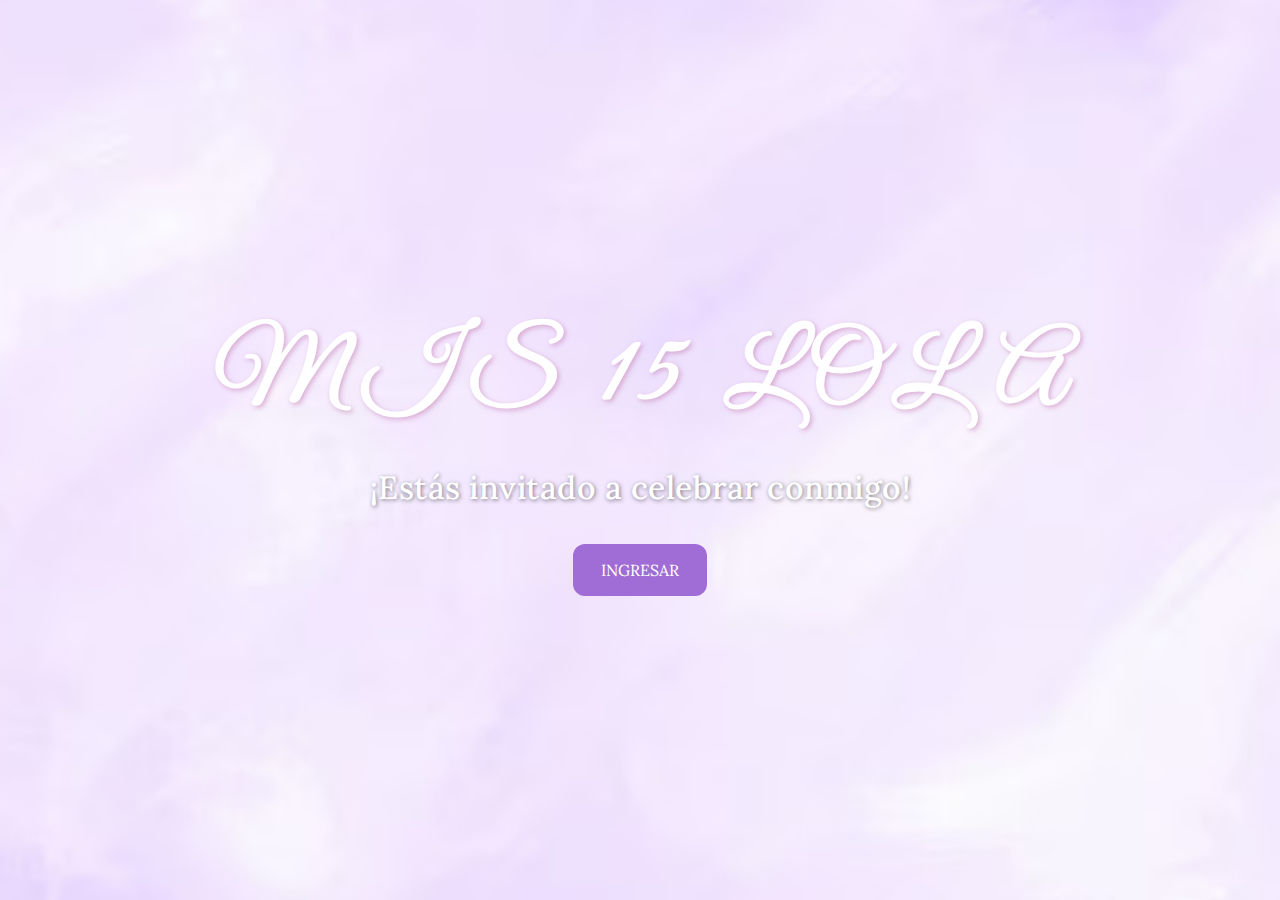
<file: index.html>
<!DOCTYPE html>
<html lang="es">
<head>
  <meta charset="UTF-8" />
  <meta name="viewport" content="width=device-width, initial-scale=1.0">
  <title>Mis 15 – Lola</title>
  <link rel="stylesheet" href="css/style.css">
</head>

<body class="hero" style="--hero-img:url('img/portada.jpg');">
  <div class="hero-content">
    <h1 class="big">MIS 15 LOLA</h1>
    <p class="subtitle">¡Estás invitado a celebrar conmigo!</p>
    <a class="btn" href="invitacion.html">INGRESAR</a>
  </div>
</body>
</html>
</file>
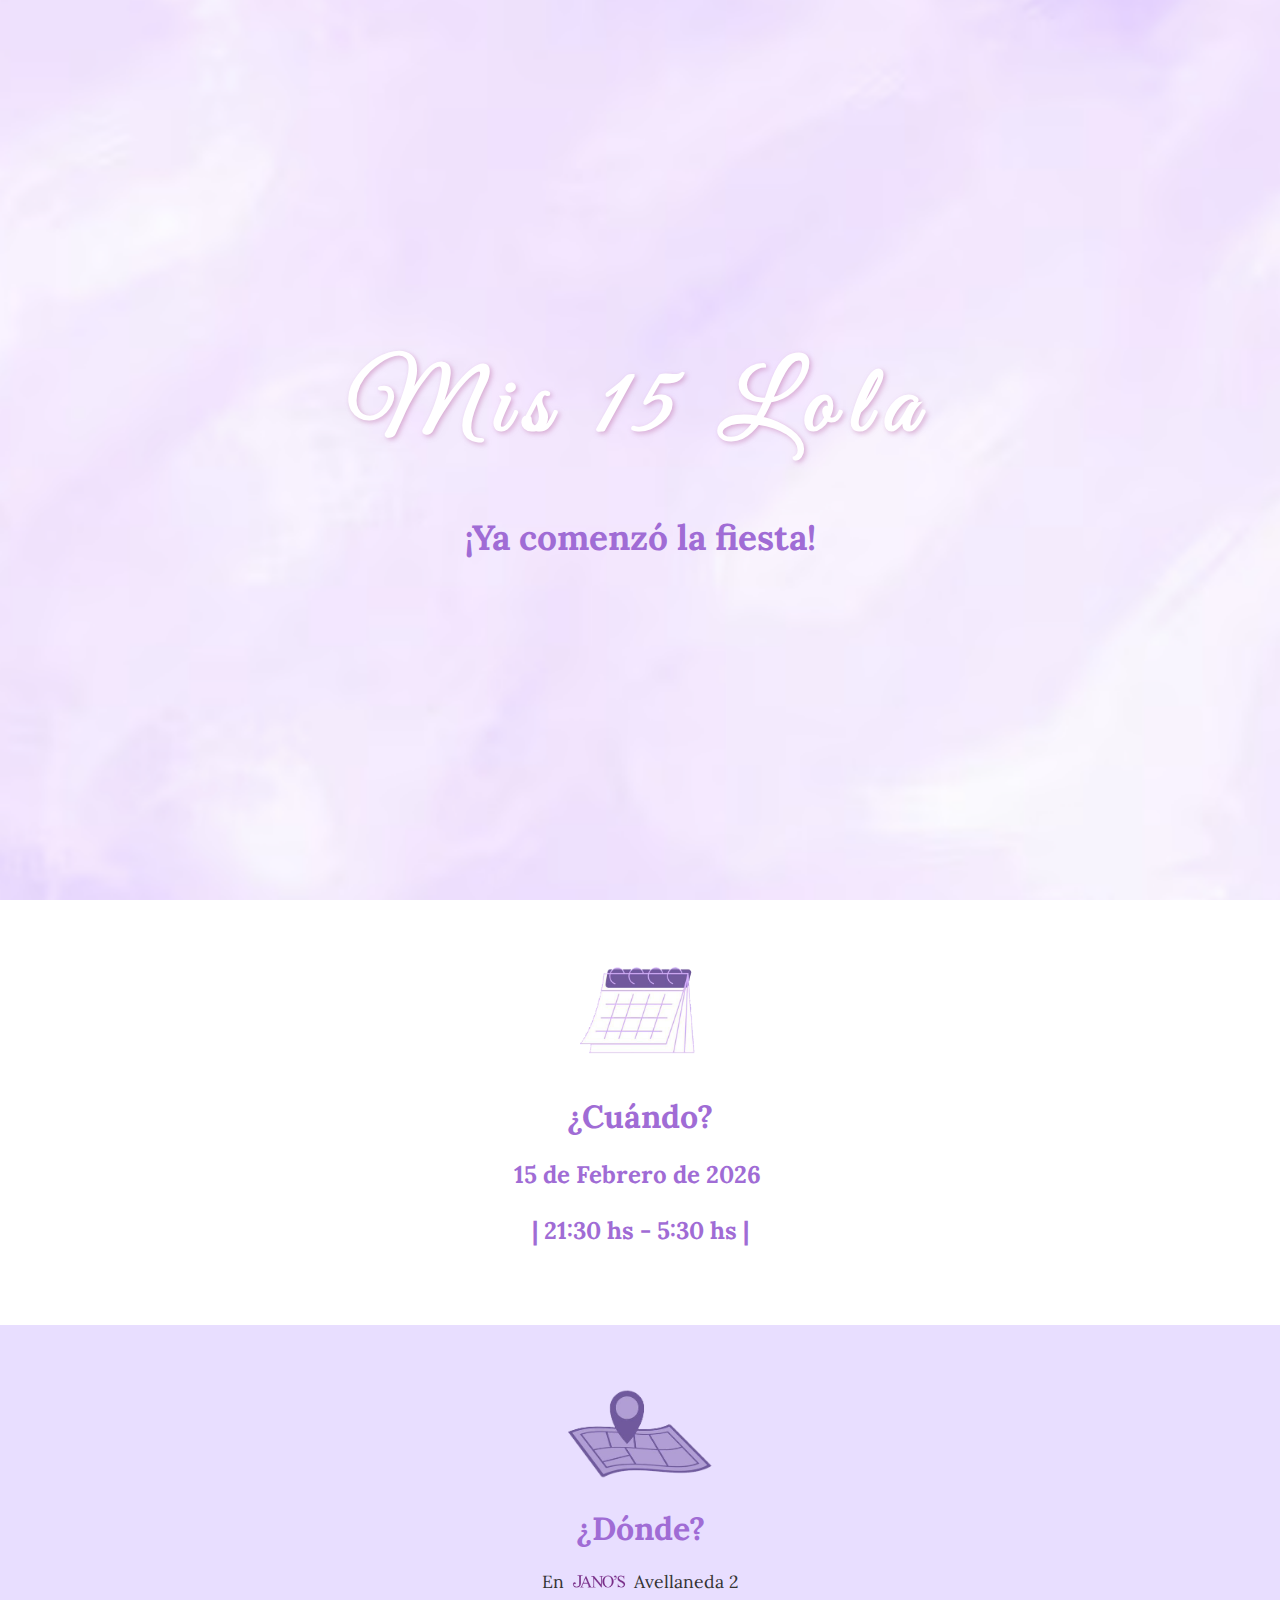
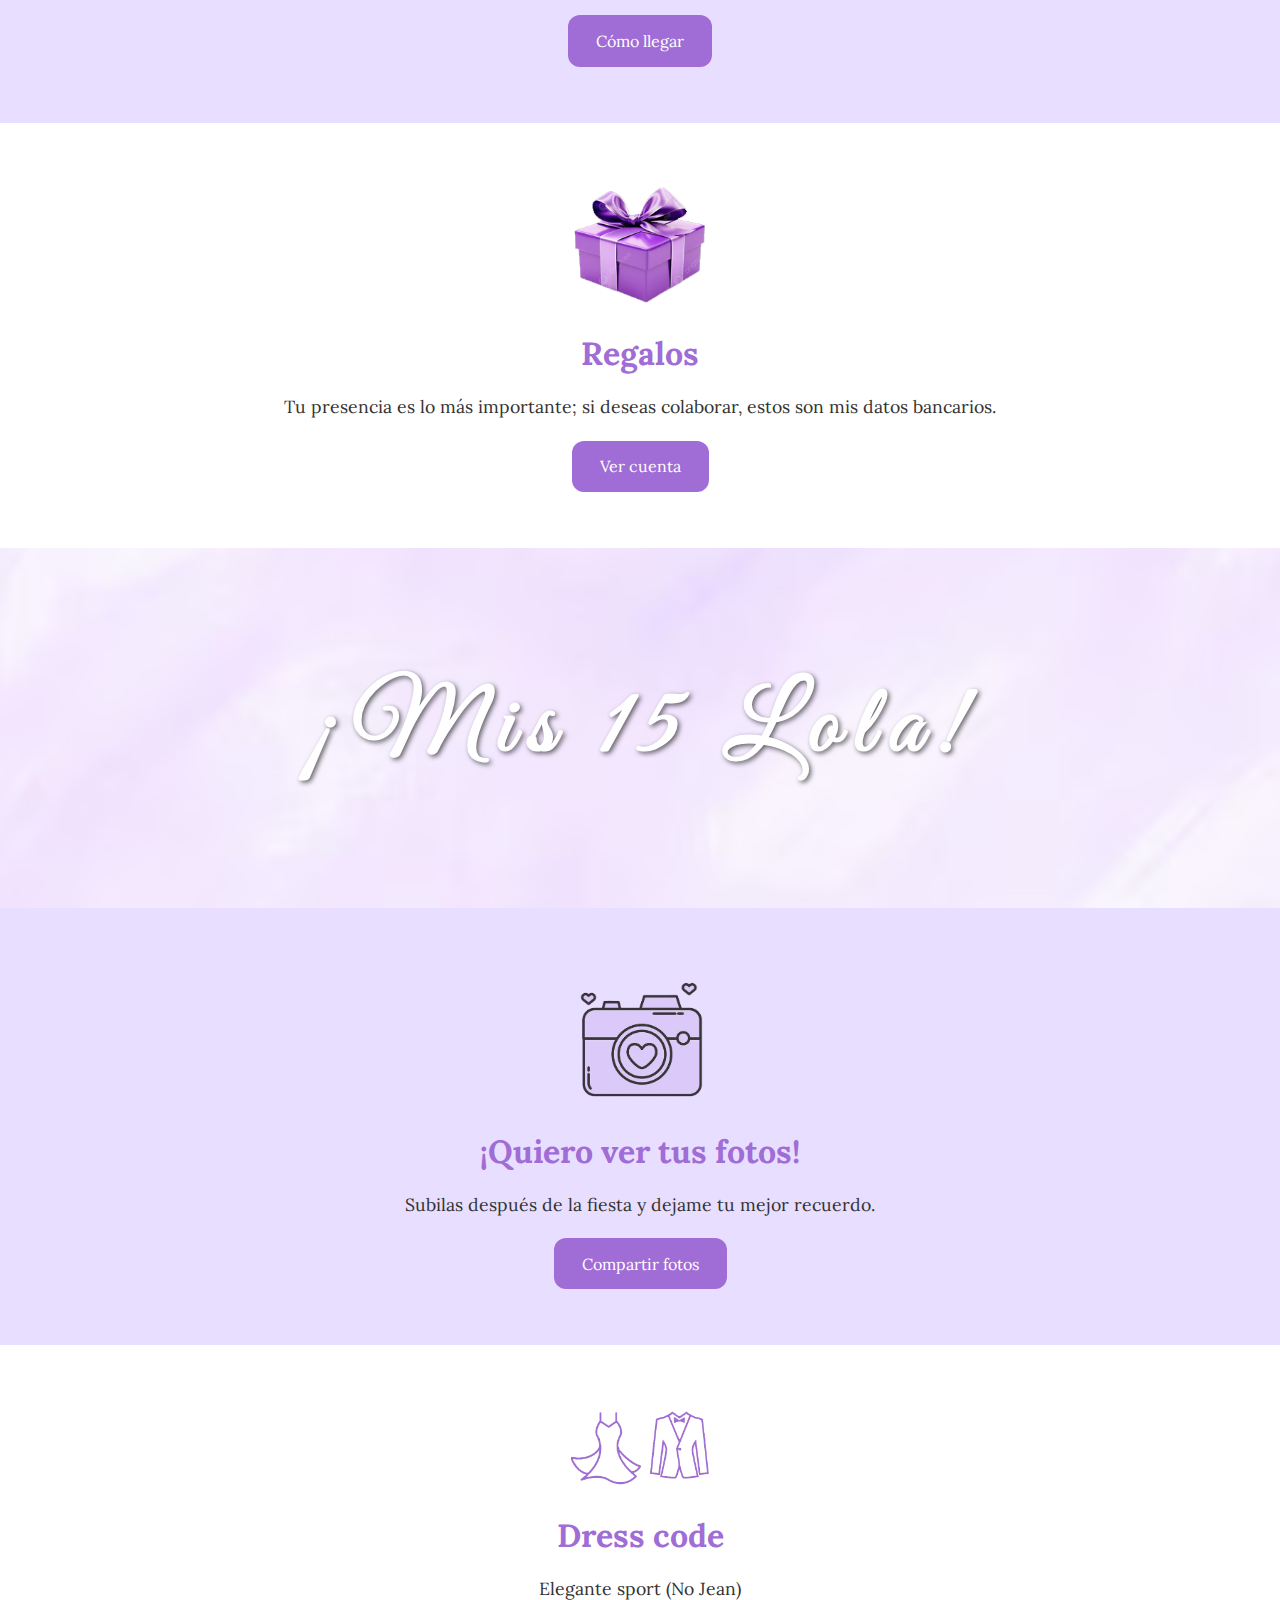
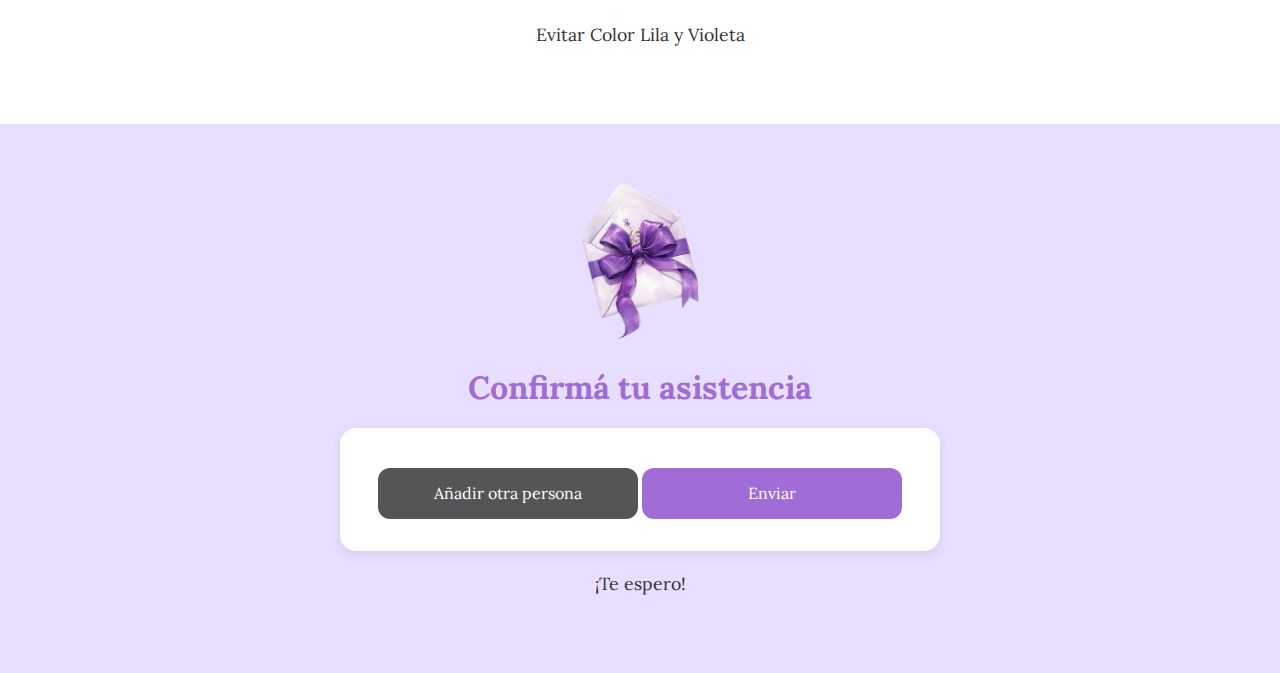
<file: invitacion.html>
<!DOCTYPE html>
<html lang="es">
<head>
  <meta charset="UTF-8" />
  <meta name="viewport" content="width=device-width, initial-scale=1.0">
  <title>Mis 15 – Lola</title>
  <link rel="stylesheet" href="css/style.css">
  <link href="https://fonts.googleapis.com/css2?family=Montserrat:wght@700&display=swap" rel="stylesheet">

</head>
<body>

<!-- Sección 0 : Portada con cuenta‑atrás -->
<section class="hero" style="--hero-img: url('/img/fondo.PNG');">
  <div class="hero-content">
    <h1 class="big">Mis 15 Lola</h1>
    <div id="countdown" class="countdown"></div>
  </div>
</section>


<!-- Sección 1 : ¿Cuándo? -->
<section class="section">
  <img src="img/calendario.png.png" alt="Calendario" class="icon"><!-- TODO -->
  <h2>¿Cuándo?</h2>
  <p><strong>15 de Febrero de 2026&nbsp;</strong></p>
  <p><strong>| 21:30 hs - 5:30 hs |</strong></p>


</section>

<!-- Sección 2 : ¿Dónde? -->
<section class="section alt">
<img src="img/boliche.png" alt="Calendario" class="icon"><!-- TODO -->

  <h2>¿Dónde?</h2>
<p>En <img src="./img/janos.png" alt="" style="width: 3.4em; position: relative; top: 0.12em;">
 Avellaneda 2</p>
  <a class="btn" href="https://maps.app.goo.gl/rLddDRuaB3zJWwDs9" target="_blank" rel="noopener">Cómo llegar</a><!-- TODO -->
</section>

<!-- Sección 3 : Regalos -->
<section class="section">
    <img src="img/regalo.png" alt="regalo" class="icon"><!-- TODO -->

  <h2>Regalos</h2>
  <p>Tu presencia es lo más importante; si deseas colaborar, estos son mis datos bancarios.</p>
  <button id="show-gift" class="btn">Ver cuenta</button>
</section>

<!-- Modal de regalos -->
<!-- Modal de regalos -->
<div id="giftModal" class="modal">
  <div class="modal-content regalo-card">
    <h3>Regalos</h3>
        <img src="img/regalo.png" alt="Regalos" class="regalo-img">

    <p>Alias: <strong>lola.maturano</strong></p>
    <span id="closeGift" class="close">&times;</span>
  </div>
</div>


<!-- Sección 4 : Banner -->
<section class="banner" style="--hero-img:url('../img/banner.jpg');"><!-- TODO -->
  <h2>¡Mis 15 Lola!</h2>
</section>

<!-- Sección 5 : Fotos -->
<section class="section alt">
  <img src="img/camara.png" alt="camara" class="icon"><!-- TODO -->
  <h2>¡Quiero ver tus fotos!</h2>
  <p>Subilas después de la fiesta y dejame tu mejor recuerdo.</p>
  <a class="btn" href="https://drive.google.com/drive/folders/1CSS5gIrNPvImMAsLzxBGm36LdxZ7y9nF?usp=sharing" target="_blank" rel="noopener"><!-- TODO -->
    Compartir fotos
  </a>
</section>

<!-- Sección 6 : Dress code -->
<section class="section">
      <img src="img/cartera.png" alt="dresscode" class="icon"><!-- TODO -->

  <h2>Dress code</h2>
  <p>Elegante sport (No Jean)</p>
  <p>Evitar Color Lila y Violeta</p>
</section>

<!-- Sección 7 : Confirmar asistencia -->
<section class="section alt">
          <img src="img/carta.png" alt="carta" class="icon"><!-- TODO -->

  <h2>Confirmá tu asistencia</h2>

  <form id="rsvpForm">
    <div id="guests"><!-- se generan aquí --></div>

    <button type="button" class="btn secondary" id="addGuest">Añadir otra persona</button>
    <button type="submit" class="btn">Enviar</button>
  </form>

  <p>   </p>
  <p class="closing">¡Te espero!</p>
</section>

<script src="js/script.js"></script>
</body>
</html>
</file>
<file: css/style.css>
@import url('https://fonts.googleapis.com/css2?family=Great+Vibes&display=swap');
@import url('https://fonts.googleapis.com/css2?family=Lora:ital,wght@0,400..700;1,400..700&family=Quattrocento:wght@400;700&display=swap');

/* ----- variables globales ----- */
:root {
  --lila:#e8deff;
  --blanco:#ffffff;
  --acento:#a06cd5;
  --texto:#333;
  --radio:12px;
  --gap:1.5rem;
  --maxw:850px;
  font-size:16px;
  
}

/* ----- resets ----- */
*{box-sizing:border-box;margin:0;padding:0}
body,button,input,select{color:var(--texto);line-height:1.5}

/* ----- hero / banner de imagen ----- */
.hero{
  min-height: 100vh;
  display: flex;
  align-items: center;
  justify-content: center;
  text-align: center;
  background-image: url('../img/fondo.PNG');
  background-size: cover;
  background-position: center;
  background-repeat: no-repeat;
  color: white;
  padding: var(--gap);
  color: var(--acento);
  -webkit-text-stroke: 0;
  text-shadow: none;
  text-transform: none;

}
.hero h1{
    font-family: 'Great Vibes', cursive;

}

.banner{
    min-height: 40vh;
  display: flex;
  align-items: center;
  justify-content: center;
  text-align: center;
  background-image: url('../img/fondo.PNG');
  background-size: cover;
  background-position: center;
  background-repeat: no-repeat;
  background-blend-mode: overlay;
  font-family: 'Great Vibes', cursive;
  color: var(--blanco);
  -webkit-text-stroke: 0;
  text-shadow: none;
  text-transform: none;
    padding: var(--gap);  /* esto ya está bien */

}
.banner{min-height:40vh}

.hero-content{max-width:var(--maxw)}
.hero h1{font-size:clamp(2.5rem,6vw,4rem);letter-spacing:.1em}

/* ----- secciones ----- */
.section{
  background:var(--blanco);
  padding:3.5rem 1.25rem;
  text-align:center;
    font-family: 'Lora', serif;

}
.section.alt{background:var(--lila)}
.section h2{margin-bottom:1rem;font-size:2rem;color:var(--acento);}
.section p{margin-bottom:1.25rem;font-size:1.1rem}
.section .icon{width:150px;margin-bottom:1rem}

.big{font-size:clamp(3rem,7vw,5rem)}

/* ----- countdown ----- */
.countdown{
  font-size:clamp(1.4rem,4vw,2.2rem);
  margin-top:1rem;
  font-weight:bold;
   font-family: 'Lora', serif;

}

/* ----- botones ----- */
.btn{
  display:inline-block;
  background:var(--acento);
  color:#fff;
  padding:.85rem 1.75rem;
  border:none;
  border-radius:var(--radio);
  font-size:1rem;
  text-decoration:none;
  cursor:pointer;
  transition:opacity .25s;
      font-family: 'Lora', serif;

}
.btn:hover{opacity:.85}
.btn.secondary{background:#555}

/* ----- modal regalos ----- */
.modal{
  position:fixed;inset:0;
  background:rgba(0,0,0,.6);
  display:none;
  align-items:center;
  justify-content:center;
  padding:1rem;
  z-index:1000;
}
.modal-content{
  background:#fff;
  padding:1rem;
  border-radius:var(--radio);
  max-width:500px;
  width:100%;
  position:relative;
}
.modal-content img{width:100%;height:auto;display:block}
.close{
  position:absolute;top:.5rem;right:.75rem;
  font-size:1.75rem;cursor:pointer;font-weight:bold;color:#666;
}

/* ----- formulario RSVP ----- */
/* --------------------------------------
   FORMULARIO RSVP – VERSIÓN PULIDA
   -------------------------------------- */

#rsvpForm{
  max-width:600px;      /* tarjetón centrado */
  margin:auto;
  background:#ffffff;
  padding:2rem 1.5rem;
  border-radius:16px;
  box-shadow:0 4px 12px rgba(0,0,0,.08);
}

/* Cada fila de invitados */
.guest{
  display:flex;
  flex-wrap:wrap;
  gap:1rem;
  margin-bottom:1.25rem;
}

/* Campos de texto y selector */
.guest input,
.guest select{
  flex:1 1 260px;          /* nunca menos de 260 px */
  max-width:100%;          /* ni más anchos que el contenedor */
  padding:.65rem .9rem;
  font-size:1rem;
  border:1px solid #ccc;
  border-radius:8px;
  background:#fdfdfd;
  transition:border-color .2s, box-shadow .2s;
}

/* Efecto al recibir foco → marca el campo activo
   y simula un “ripple” suave del color principal   */
.guest input:focus,
.guest select:focus{
  outline:none;
  border-color:var(--acento);
  box-shadow:0 0 0 3px rgba(160,108,213,.25);
}

/* Apilar los elementos en pantallas angostas */
/* 🔧 Ajuste para inputs demasiado altos en celulares */
@media (max-width: 600px) {
  .guest input,
  .guest select {
    padding-top: 0.4rem;
    padding-bottom: 0.4rem;
    font-size: 0.95rem;
  }
}


/* Botones del formulario */
#addGuest.btn.secondary{
  margin-top:.25rem;      /* acerca el botón a los campos */
}
#rsvpForm .btn{
  width:100%;
  max-width:260px;
  margin:.5rem auto 0;
}
.section p strong {
  font-size: 1.5rem;   /* aumentá este valor a lo que quieras */
  font-weight: 700;    /* opcional, para que resalte más */
  color: var(--acento); /* opcional, para que combine con otros títulos */
}
.banner h2 {
  font-family: 'Great Vibes', cursive;
  font-size: clamp(3rem, 8vw, 6rem);       /* tamaño responsivo grande */
  font-weight: 900;                        /* peso fuerte */
  color: #ffffff;                         /* color lila (variable --acento) */
  letter-spacing: 0.15em;                 /* espacio entre letras */
  text-shadow:
    2px 2px 5px rgba(0,0,0,0.6);         /* sombra negra suave para resaltar */
  margin: 0;                             /* elimina márgenes por defecto */
}
.hero h1.big {
  font-family: 'Great Vibes', cursive;
  font-size: clamp(3rem, 8vw, 6rem);
  font-weight: 900;
  color: var(--blanco);
  letter-spacing: 0.15em;
  text-shadow:
    2px 2px 5px rgba(198, 131, 184, 0.6);
  margin: 0;
}
@keyframes glow {
  0% { text-shadow: 0 0 5px rgba(255,255,255,0.3); }
  50% { text-shadow: 0 0 15px rgba(255,255,255,0.8); }
  100% { text-shadow: 0 0 5px rgba(255,255,255,0.3); }
}
.countdown {
  display: flex;
  justify-content: center;
  gap: 1rem;
  margin-top: 2rem;
  font-family: 'Lora', serif;

  animation: glow 2s ease-in-out infinite;
  


}

.countdown-item {
  color: white;
  padding: 0.6rem 1.2rem;
  border-radius: 10px;
  font-weight: 700;
  min-width: 70px;
  text-align: center;
  transition: transform 0.3s ease;
}

.countdown-item:hover {
  transform: scale(1.1);
}

.countdown-item small {
  display: block;
  font-weight: 400;
  font-size: 0.75rem;
  margin-top: 0.2rem;
  text-transform: uppercase;
}
/* Modal general */
.modal {
  position: fixed;
  inset: 0;
  background: rgba(0,0,0,0.6);
  display: none;
  align-items: center;
  justify-content: center;
  padding: 1rem;
  z-index: 1000;
}

/* Contenido modal - tarjeta regalos */
.regalo-card {
  background: var(--lila);
  padding: 2rem 2.5rem;
  border-radius: var(--radio);
  max-width: 350px;
  width: 90%;
  text-align: center;
  color: var(--acento);
  position: relative;
  box-shadow: 0 8px 20px rgba(160,108,213,0.4);
  font-family: 'Great Vibes', cursive;
}

/* Imagen regalos arriba */
.regalo-img {
  max-width: 100px;
  margin-bottom: 1.5rem;
}

/* Título REGALOS */
.regalo-card h3 {
  font-size: 2rem;
  margin-bottom: 1rem;
  text-transform: uppercase;
  font-weight: 700;
}

/* Alias abajo */
.regalo-card p {
  font-size: 1.2rem;
  font-weight: 500;
  text-align: center;
}

/* Botón cerrar */
.close {
  position: absolute;
  top: 0.5rem;
  right: 0.75rem;
  font-size: 1.75rem;
  cursor: pointer;
  font-weight: bold;
  color: var(--acento);
  background: transparent;
  border: none;
}
.regalo-img {
  display: block;        /* hace que el img se comporte como bloque */
  margin: 0 auto 1.5rem; /* margén arriba/abajo automático y espacio abajo */
  max-width: 100px;
}
@media (max-width: 600px) {
  .banner {
    min-height: 30vh;         /* menor altura */
    padding: 2rem 1rem;       /* más espacio interno */
  }

  .banner h2 {
    font-size: 2rem;          /* texto más chico en pantallas pequeñas */
    letter-spacing: 0.05em;   /* menos separación si querés */
  }
}
.hero-content .subtitle {
  font-size: clamp(1.4rem, 3.5vw, 2rem);
  font-weight: 500;
  color: white;
  margin-top: 1rem;
  margin-bottom: 2rem;
  text-shadow: 1px 1px 4px rgba(0, 0, 0, 0.5);
  letter-spacing: 0.5px;
      font-family: 'Lora', serif;

}
.hero .subtitle {
  font-size: clamp(1.4rem, 3.5vw, 2rem);
  font-weight: 500;
  color: white;
  margin-top: 1rem;
  margin-bottom: 2rem;
  text-shadow: 1px 1px 4px rgba(0, 0, 0, 0.5);
  letter-spacing: 0.5px
}
.closing{
      font-family: 'Lora', serif;

}
</file>
